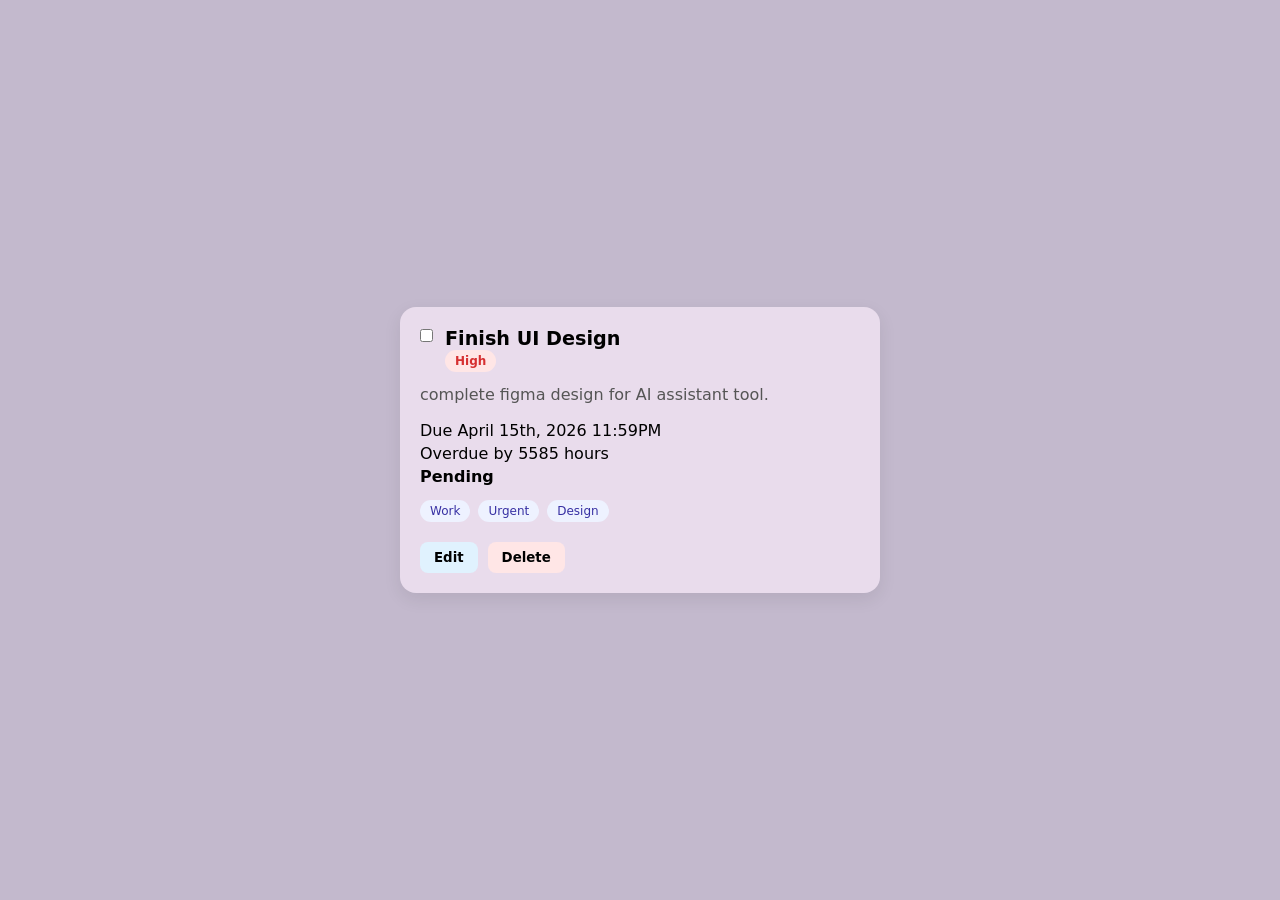
<file: index.html>
<!DOCTYPE html>
<html lang="en">
<head>
<meta charset="UTF-8">
<meta name="viewport" content="width=device-width, initial-scale=1.0">
<title> Todo Card</title>
<link rel="stylesheet" href="todo.css">
</head>

<body>

<article class="todo-card" data-testid="test-todo-card">

<div class="todo-header">

<label>
<input 
 type="checkbox" 
 id="todoCheckbox"
 data-testid="test-todo-complete-toggle"
 aria-label="Mark task as complete"
>
</label>

<div>
<h2 
 class="todo-title" 
 data-testid="test-todo-title"
 id="todoTitle"
>
Finish UI Design
</h2>

<span 
 class="badge priority-high" 
 data-testid="test-todo-priority"
 aria-label="High Priority"
>
High
</span>

</div>

</div>

<p 
 class="todo-description" 
 data-testid="test-todo-description"
>
complete figma design for AI assistant tool.
</p>

<div class="meta">

<time 
 data-testid="test-todo-due-date"
 datetime="2026-04-15T23:59:00"
 id="dueDate"
>
Due April 15th, 2026 11:59PM
</time>

<time 
 data-testid="test-todo-time-remaining"
 id="timeRemaining"
 aria-live="polite"
>
Calculating...
</time>

<span 
 class="status" 
 data-testid="test-todo-status"
 id="status"
>
Pending
</span>

</div>

<ul 
 class="tags" 
 data-testid="test-todo-tags"
 role="list"
>

<li 
 class="tag" 
 data-testid="test-todo-tag-work"
>
Work
</li>

<li 
 class="tag" 
 data-testid="test-todo-tag-urgent"
>
Urgent
</li>

<li class="tag">
Design
</li>

</ul>

<div class="actions">

<button 
 class="edit" 
 data-testid="test-todo-edit-button"
>
Edit
</button>

<button 
 class="delete" 
 data-testid="test-todo-delete-button"
>
Delete
</button>

</div>

</article>

<script>

const checkbox = document.getElementById("todoCheckbox");
const title = document.getElementById("todoTitle");
const status = document.getElementById("status");
const timeRemaining = document.getElementById("timeRemaining");


// Toggle Complete
checkbox.addEventListener("change", () => {

if (checkbox.checked) {

title.classList.add("completed");
status.textContent = "Done";

} else {

title.classList.remove("completed");
status.textContent = "Pending";

}

});


// Time Remaining Logic

const dueDate = new Date("2026-04-15T23:59:00");

function updateTimeRemaining() {

const now = new Date();
const diff = dueDate - now;

const minutes = Math.floor(diff / 60000);
const hours = Math.floor(diff / 3600000);
const days = Math.floor(diff / 86400000);

if (diff <= 0 && Math.abs(minutes) < 1) {

timeRemaining.textContent = "Due now!";

}

else if (diff < 0) {

const overdueHours = Math.abs(hours);

timeRemaining.textContent = `Overdue by ${overdueHours} hours`;

}

else if (days > 1) {

timeRemaining.textContent = `Due in ${days} days`;

}

else if (days === 1) {

timeRemaining.textContent = "Due tomorrow";

}

else {

timeRemaining.textContent = `Due in ${hours} hours`;

}

}

updateTimeRemaining();

setInterval(updateTimeRemaining, 60000);


// Dummy Buttons

document.querySelector(".edit").addEventListener("click", () => {
console.log("edit clicked");
});


document.querySelector(".delete").addEventListener("click", () => {
alert("Delete clicked");
});


</script>

</body>
</html>
</file>
<file: todo.css>
* {
box-sizing: border-box;
margin: 0;
padding: 0;
font-family: system-ui, -apple-system, BlinkMacSystemFont, "Segoe UI", Roboto, sans-serif;
}

body {
background: #62467c60;
padding: 20px;
display: flex;
justify-content: center;
align-items: center;
min-height: 100vh;
}

/* Card */
.todo-card {
background: rgb(233, 220, 236);
width: 100%;
max-width: 480px;
padding: 20px;
border-radius: 16px;
box-shadow: 0 6px 18px rgba(0,0,0,0.08);
display: flex;
flex-direction: column;
gap: 14px;
}

/* Header */
.todo-header {
display: flex;
align-items: start;
gap: 12px;
}

.todo-title {
font-size: 1.2rem;
font-weight: 600;
}

.todo-title.completed {
text-decoration: line-through;
opacity: 0.6;
}

.todo-description {
color: #555;
line-height: 1.5;
}

/* Badge */
.badge {
padding: 4px 10px;
border-radius: 999px;
font-size: 0.75rem;
font-weight: 600;
width: fit-content;
}

.priority-high {
background: #ffe6e6;
color: #d63031;
}

.priority-medium {
background: #fff3cd;
color: #b7791f;
}

.priority-low {
background: #e6f7ee;
color: #0f9d58;
}

.status {
font-weight: 600;
}

/* Meta */
.meta {
display: flex;
flex-direction: column;
gap: 4px;
}

/* Tags */
.tags {
display: flex;
flex-wrap: wrap;
gap: 8px;
}

.tag {
background: #eef2ff;
color: #3730a3;
padding: 4px 10px;
border-radius: 999px;
font-size: 0.75rem;
list-style: none;
}

/* Buttons */
.actions {
display: flex;
gap: 10px;
margin-top: 6px;
}

button {
border: none;
padding: 8px 14px;
border-radius: 8px;
font-weight: 600;
cursor: pointer;
}

.edit {
background: #e0f2fe;
}

.delete {
background: #ffe6e6;
}

button:focus {
outline: 3px solid #6366f1;
}

/* Responsive */
@media (max-width: 420px) {
.todo-card {
padding: 16px;
}
}
</file>
